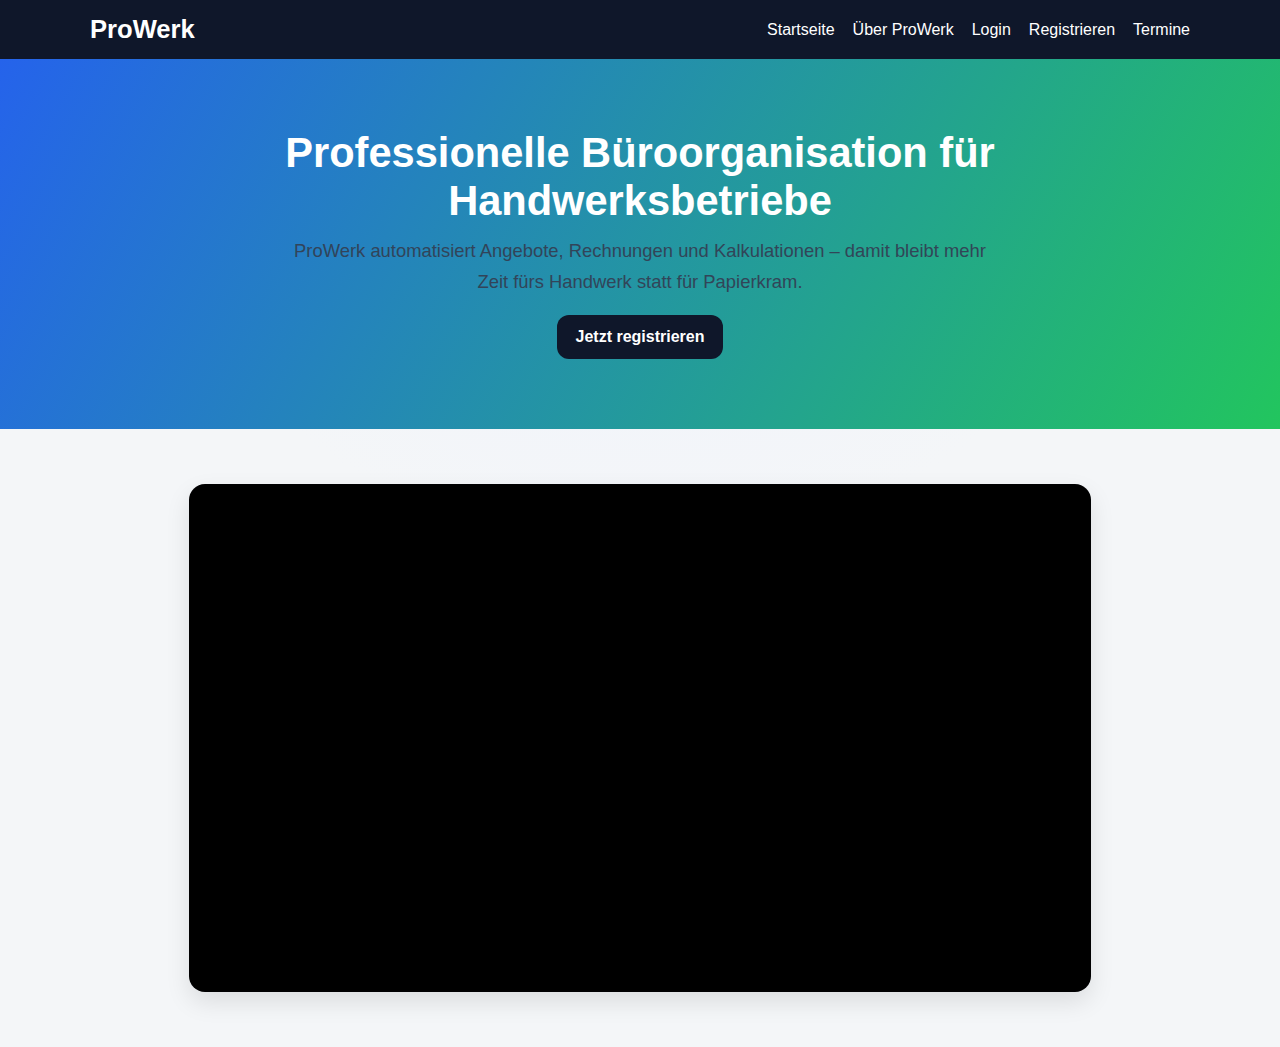
<file: index.html>
<html>
<head>
  <meta charset="UTF-8">
  <meta name="viewport" content="width=device-width, initial-scale=1.0">
  <title>ProWerk – Büroorganisation für Handwerksbetriebe</title>

  <style>
    body {
      margin: 0;
      font-family: Arial, Helvetica, sans-serif;
      background: radial-gradient(circle at top, #eef2ff, #f4f6f8 45%);
      color: #0f172a;
    }


    header {
      background: #0f172a;
      color: #fff;
      padding: 15px 0;
    }

    .nav {
      max-width: 1100px;
      margin: auto;
      display: flex;
      align-items: center;
      justify-content: space-between;
      padding: 0 20px;
      gap: 20px;
    }

    .logo {
      font-size: 1.6rem;
      font-weight: bold;
      white-space: nowrap;
    }

    nav ul {
      list-style: none;
      margin: 0;
      padding: 0;
      display: flex;
      gap: 18px;
      flex-wrap: wrap;
      justify-content: flex-end;
    }

    nav a {
      color: #fff;
      text-decoration: none;
      font-weight: 500;
    }

    nav a:hover {
      text-decoration: underline;
    }

    /* Hero */
    .hero {
      background: linear-gradient(120deg, #2563eb, #22c55e);
      color: white;
      padding: 70px 20px;
      text-align: center;
    }

    .hero-inner {
      max-width: 1000px;
      margin: auto;
    }

    .hero h1 {
      font-size: 2.6rem;
      margin: 0 0 10px;
      line-height: 1.15;
    }

    .hero p {
      font-size: 1.15rem;
      max-width: 70ch;
      margin: 0 auto 18px;
      line-height: 1.7;
      opacity: 0.95;
    }

    .hero-actions {
      display: flex;
      gap: 12px;
      justify-content: center;
      flex-wrap: wrap;
      margin-top: 18px;
    }

    .btn {
      display: inline-block;
      padding: 12px 18px;
      border-radius: 12px;
      font-weight: 700;
      text-decoration: none;
      border: 1px solid transparent;
    }

    .btn-primary {
      background: #0f172a;
      color: white;
    }

    .btn-primary:hover {
      background: #111c36;
    }

    .btn-ghost {
      background: rgba(255,255,255,0.16);
      color: white;
      border-color: rgba(255,255,255,0.35);
    }

    .btn-ghost:hover {
      background: rgba(255,255,255,0.24);
    }

 
    .container {
      max-width: 1000px;
      margin: 55px auto;
      padding: 0 20px;
    }

    h2 {
      color: #0f172a;
      margin: 0 0 10px;
    }

    p {
      line-height: 1.8;
      margin: 0 0 14px;
      color: #334155;
      max-width: 75ch;
    }

    /* Cards */
    .grid {
      display: grid;
      grid-template-columns: repeat(2, minmax(0, 1fr));
      gap: 18px;
      margin-top: 18px;
    }

    .card {
      background: #fff;
      border-radius: 16px;
      padding: 20px;
      box-shadow: 0 10px 25px rgba(0,0,0,0.08);
      border: 1px solid rgba(15,23,42,0.06);
    }

    .card h3 {
      margin: 0 0 8px;
      font-size: 1.15rem;
      color: #0f172a;
    }

   
    .feature-list {
      padding-left: 18px;
      margin: 10px 0 0;
      color: #334155;
    }

    .feature-list li {
      margin: 10px 0;
      line-height: 1.6;
    }

    /* Video */
    .video-wrap {
      margin-top: 8px;
    }

    .video {
      width: 100%;
      max-width: 900px;
      aspect-ratio: 16 / 9;
      border-radius: 16px;
      overflow: hidden;
      margin: 12px auto 0;
      box-shadow: 0 10px 25px rgba(0,0,0,0.10);
      border: 1px solid rgba(15,23,42,0.06);
      background: #000;
    }

    .video iframe,
    .video video {
      width: 100%;
      height: 100%;
      border: 0;
      display: block;
    }

    .hint {
      font-size: 0.95rem;
      color: #475569;
      margin-top: 8px;
    }


    .cta {
      margin-top: 30px;
      padding: 24px;
      border-radius: 18px;
      background: linear-gradient(120deg, rgba(37,99,235,0.12), rgba(34,197,94,0.12));
      border: 1px solid rgba(15,23,42,0.06);
      text-align: center;
    }

    .cta p {
      margin-left: auto;
      margin-right: auto;
    }

 
    footer {
      background: #0f172a;
      color: white;
      text-align: center;
      padding: 20px;
      margin-top: 60px;
    }

    /* Responsive */
    @media (max-width: 850px) {
      .grid { grid-template-columns: 1fr; }
      .hero h1 { font-size: 2.1rem; }
    }
  </style>
</head>

<body>
  <header>
    <div class="nav">
      <div class="logo">ProWerk</div>
      <nav>
        <ul>
          <li><a href="index.html">Startseite</a></li>
          <li><a href="ueber.html">Über ProWerk</a></li>
          <li><a href="login.html">Login</a></li>
          <li><a href="registrieren.html">Registrieren</a></li>
          <li><a href="termine.html">Termine</a></li>
        </ul>
      </nav>
    </div>
  </header>


  <section id="start" class="hero">
    <div class="hero-inner">
      <h1>Professionelle Büroorganisation für Handwerksbetriebe</h1>
      <p>
        ProWerk automatisiert Angebote, Rechnungen und Kalkulationen – damit bleibt mehr Zeit
        fürs Handwerk statt für Papierkram.
      </p>

      <div class="hero-actions">
        <a class="btn btn-primary" href="registrieren.html">Jetzt registrieren</a> 
      </div>
    </div>
  </section>

  
  <section id="pitchvideo" class="container">
    
    <div class="video-wrap">
      <div class="video">
        <!-- OPTION A: YouTube (ersetze VIDEO_ID) -->
        <iframe
          src="https://www.youtube.com/embed/VIDEO_ID"
          title="ProWerk Pitch Video"
          allow="accelerometer; autoplay; clipboard-write; encrypted-media; gyroscope; picture-in-picture"
          allowfullscreen>
        </iframe>

        <!-- OPTION B: Eigene MP4 (wenn du das willst, iframe oben löschen und das hier nehmen)
        <video controls poster="bilder/preview.jpg">
          <source src="video/prowerk-pitch.mp4" type="video/mp4">
          Dein Browser unterstützt kein Video.
        </video>
       
      </div>
    </div>
  </section>


  <section id="funktionen" class="container">
    <h2>Kernfunktionen</h2>

    <div class="grid">
      <div class="card">
        <h3>Alles in einem System</h3>
        <ul class="feature-list">
          <li>Schnelle Angebotserstellung per App & Web</li>
          <li>Automatische Rechnungs- & Kalkulationsmodule</li>
          <li>Zentrale Kundendatenbank mit Cloud-Sync</li>
          <li>Termine & Übersicht an einem Ort</li>
        </ul>
      </div>

      <div class="card">
        <h3>Vorteile für Handwerksbetriebe</h3>
        <ul class="feature-list">
          <li>Weniger Bürozeit & weniger Fehler</li>
          <li>Mehr Überblick über Kunden und Aufträge</li>
          <li>Dokumente digital – überall verfügbar</li>
          <li>Export- & Offline-Funktionen</li>
        </ul>
      </div>
    </div>

    <div class="cta">
      <h2>Bereit für weniger Büroarbeit?</h2>
      <p>Starte jetzt mit ProWerk und konzentriere dich auf dein Kerngeschäft.</p>
      <a class="btn btn-primary" href="registrieren.html">Jetzt starten</a>
    </div>
  </section>

  
  <section id="ueber" class="container">
    <h2>Über ProWerk</h2>
    <p>
      Handwerksbetriebe verlieren täglich wertvolle Zeit durch manuelle Büroprozesse und
      unübersichtliche Dokumente. ProWerk ist eine mobile und webbasierte Lösung, die Prozesse
      vereinfacht, Fehler reduziert und Zeit für das Kerngeschäft schafft.
    </p>
    <a class="btn btn-primary" href="ueber.html">Mehr über ProWerk</a>
  </section>

  <footer>
    © 2026 ProWerk – Büroorganisation für Handwerksbetriebe
  </footer>
</body>
</html>
</file>
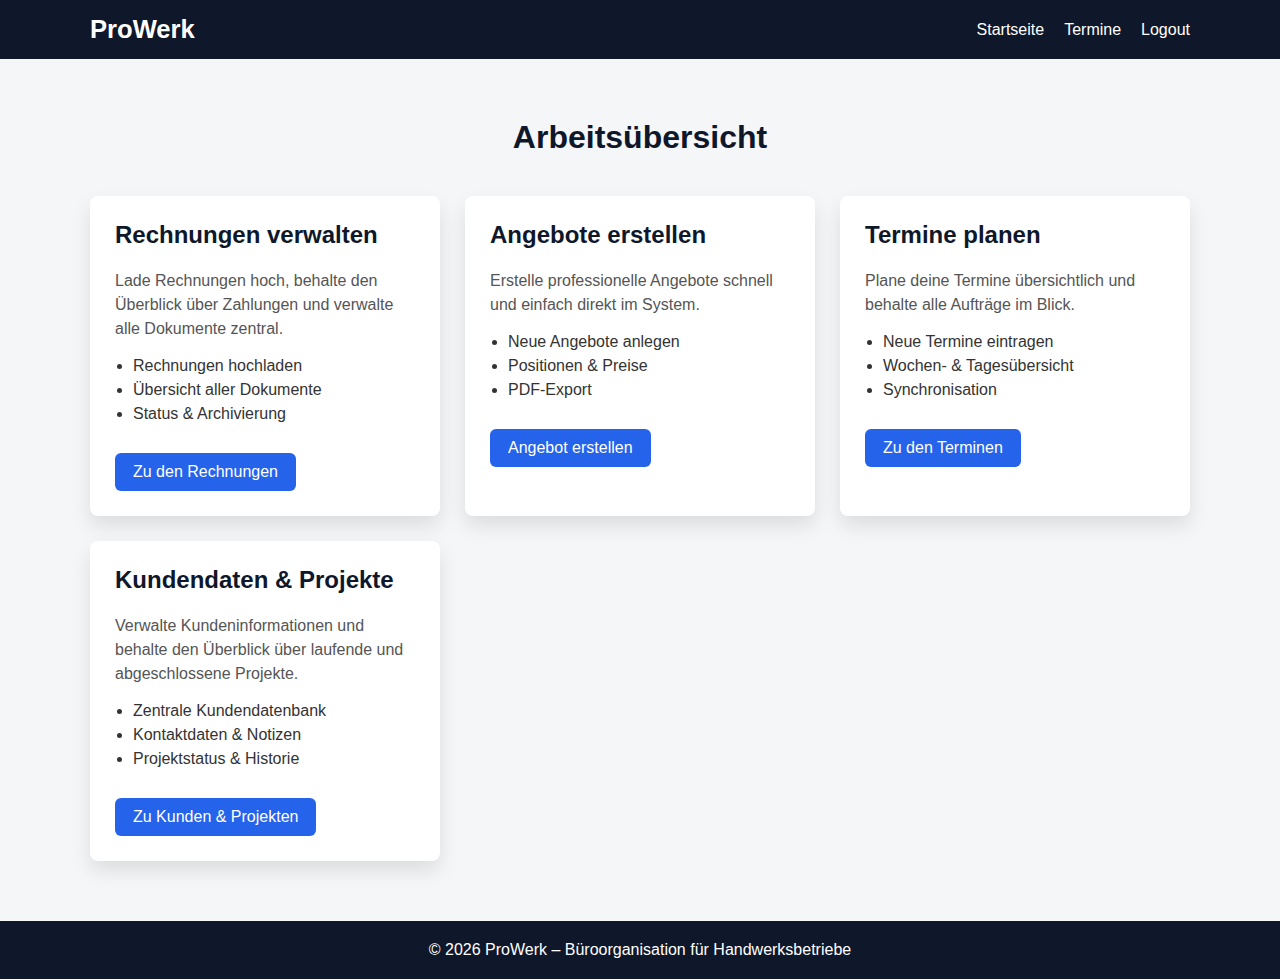
<file: app.html>
<html>
<head>
  <meta charset="UTF-8">
  <meta name="viewport" content="width=device-width, initial-scale=1.0">
  <title>Arbeitsübersicht – ProWerk</title>

  <style>
    body{
      margin:0;
      font-family:Arial, Helvetica, sans-serif;
      background:#f4f6f8;
      color:#333;
    }

    header{
      background:#0f172a;
      color:#fff;
      padding:15px 0;
    }

    .nav{
      max-width:1100px;
      margin:auto;
      display:flex;
      justify-content:space-between;
      align-items:center;
      padding:0 20px;
    }

    .logo{
      font-size:1.6rem;
      font-weight:bold;
    }

    nav ul{
      list-style:none;
      margin:0;
      padding:0;
      display:flex;
      gap:20px;
    }

    nav a{
      color:#fff;
      text-decoration:none;
      font-weight:500;
    }

    nav a:hover{
      text-decoration:underline;
    }

    .container{
      max-width:1100px;
      margin:60px auto;
      padding:0 20px;
    }

    h1{
      color:#0f172a;
      text-align:center;
      margin-bottom:40px;
    }

    .grid{
      display:grid;
      grid-template-columns:repeat(auto-fit, minmax(260px, 1fr));
      gap:25px;
    }

    .card{
      background:#fff;
      border-radius:8px;
      padding:25px;
      box-shadow:0 10px 20px rgba(0,0,0,0.1);
    }

    .card h2{
      margin-top:0;
      color:#0f172a;
    }

    .card p{
      color:#555;
      line-height:1.5;
    }

    .card ul{
      padding-left:18px;
      margin:15px 0;
    }

    .card li{
      margin-bottom:6px;
    }

    .btn{
      display:inline-block;
      margin-top:15px;
      padding:10px 18px;
      background:#2563eb;
      color:#fff;
      text-decoration:none;
      border-radius:6px;
      font-weight:500;
    }

    .btn:hover{
      background:#1e40af;
    }

    footer{
      text-align:center;
      padding:20px 0;
      background:#0f172a;
      color:#fff;
      margin-top:60px;
    }
  </style>
</head>

<body>

<header>
  <div class="nav">
    <div class="logo">ProWerk</div>
    <nav>
      <ul>
        <li><a href="index.html">Startseite</a></li>
        <li><a href="termine.html">Termine</a></li>
        <li><a href="login.html">Logout</a></li>
      </ul>
    </nav>
  </div>
</header>

<div class="container">
  <h1>Arbeitsübersicht</h1>

  <div class="grid">

    <div class="card">
      <h2>Rechnungen verwalten</h2>
      <p>
        Lade Rechnungen hoch, behalte den Überblick über Zahlungen
        und verwalte alle Dokumente zentral.
      </p>
      <ul>
        <li>Rechnungen hochladen</li>
        <li>Übersicht aller Dokumente</li>
        <li>Status & Archivierung</li>
      </ul>
      <a href="#" class="btn">Zu den Rechnungen</a>
    </div>

  
    <div class="card">
      <h2>Angebote erstellen</h2>
      <p>
        Erstelle professionelle Angebote schnell und einfach
        direkt im System.
      </p>
      <ul>
        <li>Neue Angebote anlegen</li>
        <li>Positionen & Preise</li>
        <li>PDF-Export</li>
      </ul>
      <a href="#" class="btn">Angebot erstellen</a>
    </div>

 
    <div class="card">
      <h2>Termine planen</h2>
      <p>
        Plane deine Termine übersichtlich und behalte alle
        Aufträge im Blick.
      </p>
      <ul>
        <li>Neue Termine eintragen</li>
        <li>Wochen- & Tagesübersicht</li>
        <li>Synchronisation</li>
      </ul>
      <a href="#" class="btn">Zu den Terminen</a>
    </div>

<div class="card">
  <h2>Kundendaten & Projekte</h2>
  <p>
    Verwalte Kundeninformationen und behalte den Überblick
    über laufende und abgeschlossene Projekte.
  </p>
  <ul>
    <li>Zentrale Kundendatenbank</li>
    <li>Kontaktdaten & Notizen</li>
    <li>Projektstatus & Historie</li>
  </ul>
  <a href="#" class="btn">Zu Kunden & Projekten</a>
</div>

  </div>
</div>

<footer>
  © 2026 ProWerk – Büroorganisation für Handwerksbetriebe
</footer>

</body>
</html>
</file>
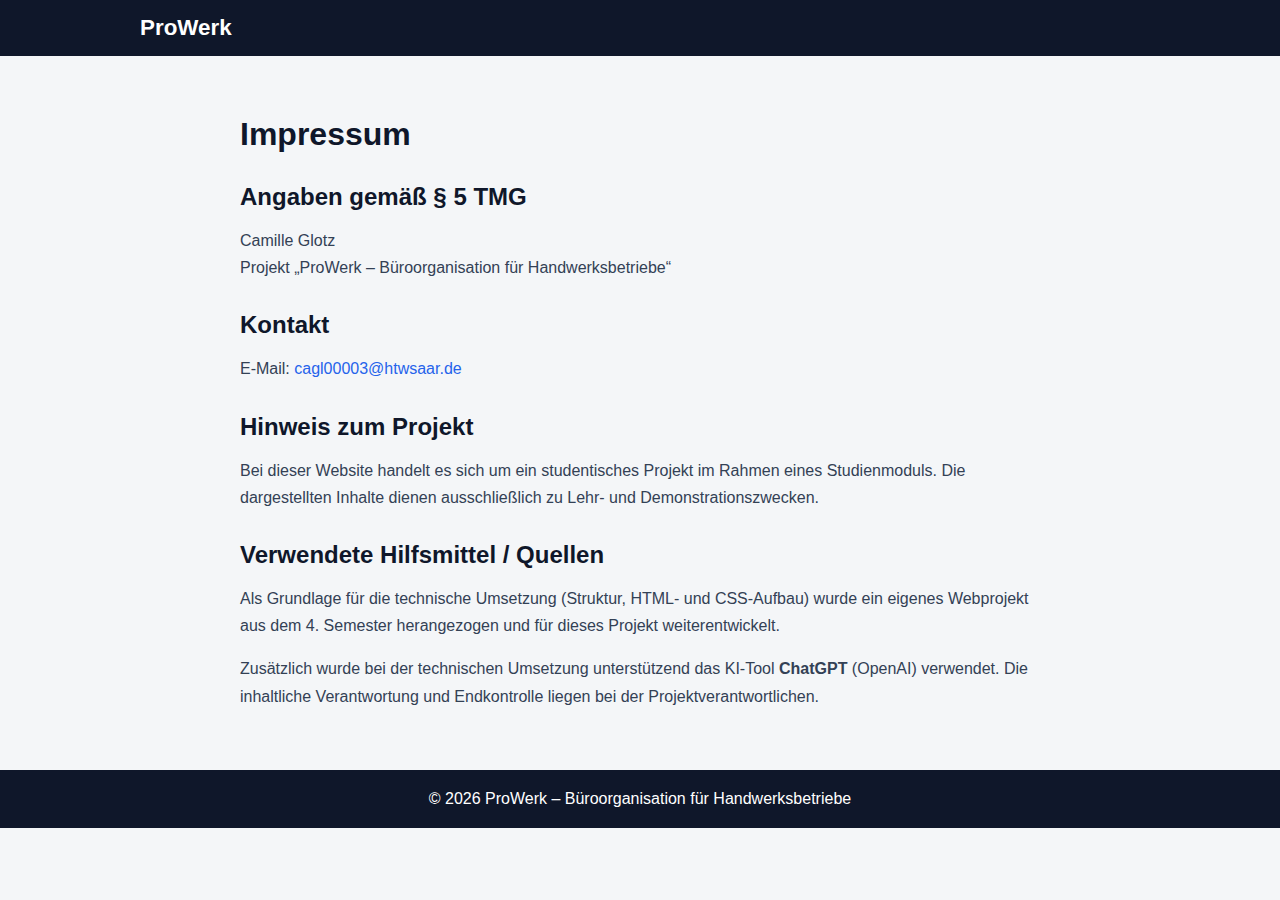
<file: impressum.html>
<head>
  <meta charset="UTF-8">
  <meta name="viewport" content="width=device-width, initial-scale=1.0">
  <title>Impressum – ProWerk</title>

  <style>
    body {
      margin: 0;
      font-family: Arial, Helvetica, sans-serif;
      background: #f4f6f8;
      color: #0f172a;
    }

    header {
      background: #0f172a;
      color: white;
      padding: 15px 0;
    }

    .nav {
      max-width: 1000px;
      margin: auto;
      padding: 0 20px;
      font-size: 1.4rem;
      font-weight: bold;
    }

    .container {
      max-width: 800px;
      margin: 60px auto;
      padding: 0 20px;
    }

    h1 {
      margin-bottom: 20px;
    }

    h2 {
      margin-top: 30px;
      margin-bottom: 10px;
    }

    p {
      line-height: 1.7;
      color: #334155;
    }

    footer {
      background: #0f172a;
      color: white;
      text-align: center;
      padding: 20px;
      margin-top: 60px;
    }

    a {
      color: #2563eb;
      text-decoration: none;
    }

    a:hover {
      text-decoration: underline;
    }
  </style>
</head>

<body>

<header>
  <div class="nav">ProWerk</div>
</header>

<main class="container">
  <h1>Impressum</h1>

  <h2>Angaben gemäß § 5 TMG</h2>
  <p>
    Camille Glotz<br>
    Projekt „ProWerk – Büroorganisation für Handwerksbetriebe“<br>
  </p>

  <h2>Kontakt</h2>
  <p>
    E-Mail: <a href="mailto:cagl00003@htwsaar.de"> cagl00003@htwsaar.de </a>
  </p>

  <h2>Hinweis zum Projekt</h2>
  <p>
    Bei dieser Website handelt es sich um ein studentisches Projekt im Rahmen eines Studienmoduls.
    Die dargestellten Inhalte dienen ausschließlich zu Lehr- und Demonstrationszwecken.
  </p>

  <h2>Verwendete Hilfsmittel / Quellen</h2>
  <p>
    Als Grundlage für die technische Umsetzung (Struktur, HTML- und CSS-Aufbau) wurde ein eigenes
    Webprojekt aus dem 4. Semester herangezogen und für dieses Projekt weiterentwickelt.
  </p>
  <p>
    Zusätzlich wurde bei der technischen Umsetzung 
    unterstützend das KI-Tool <strong>ChatGPT</strong> (OpenAI) verwendet.
    Die inhaltliche Verantwortung und Endkontrolle liegen bei der Projektverantwortlichen.
  </p>

</main>

<footer>
  © 2026 ProWerk – Büroorganisation für Handwerksbetriebe
</footer>

</body>
</html>
</file>
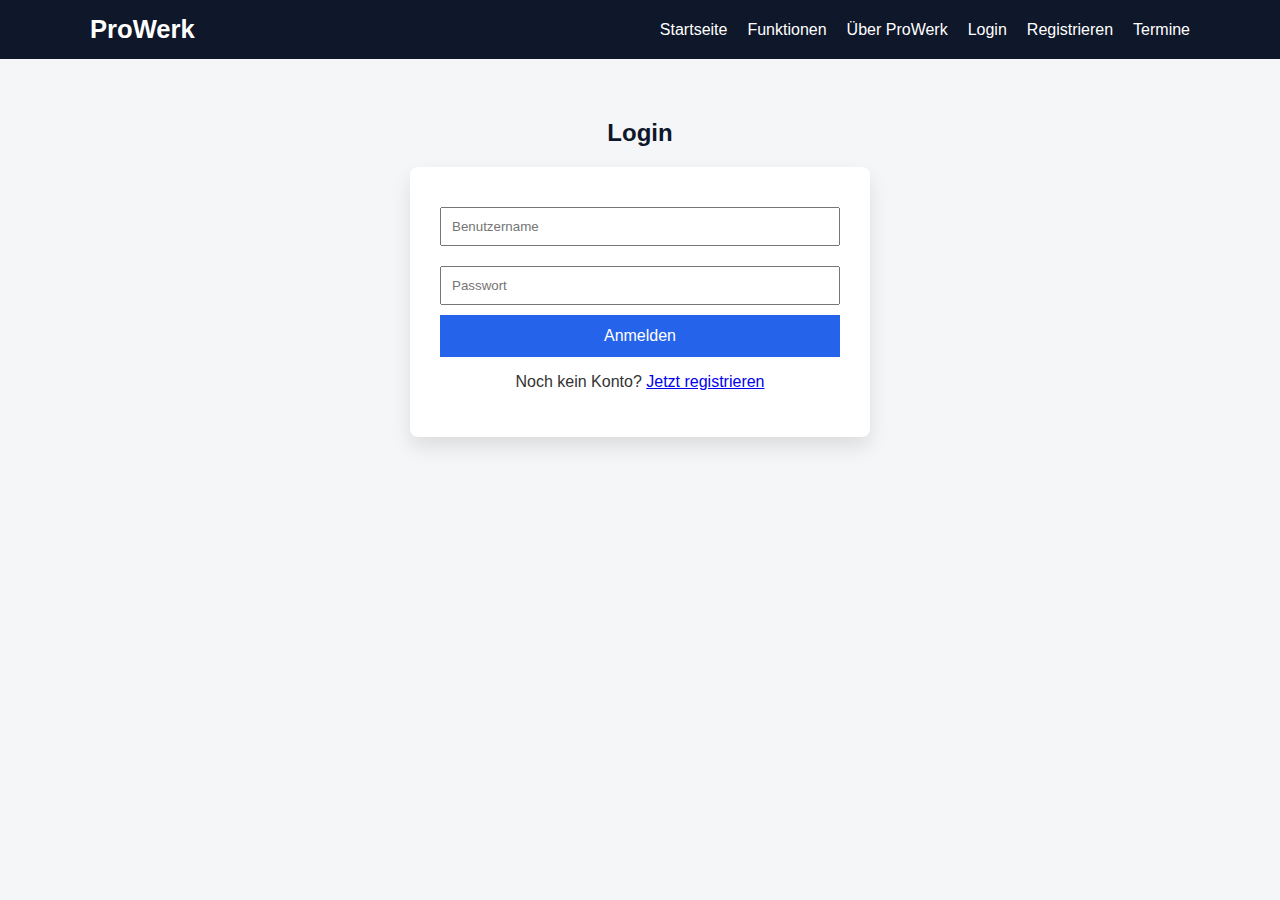
<file: login.html>
<html>
  <head>
    <meta charset="UTF-8">
    <meta name="viewpoint" content="width-device-width, intial-scale=1.0">
    <title>ProWerk - Büroorganisation für handwerksbetriebe</title>

  <style>
    body {
      margin: 0;
      font-family: Arial, Helvetica, sans-serif;
      background: #f4f6f8;
      color: #333;
     }
header {
  background: #0f172a;
  color: #fff;
  padding: 15px 0;
  }

.nav {
  max-width: 1100px;
  margin: auto;
  display: flex;
  align-items: center;
  justify-content: space-between;
  padding: 0 20px;
  }

.logo {
  font-size: 1.6rem;
  font-weight: bold;
  }

nav ul {
  list-style: none;
  margin: 0;
  padding: 0;
  display: flex;
  gap: 20px;
  }

nav a {
  color: #fff;
  text-decoration: none;
  font-weight: 500;
  }

nav a:hover {
    text-decoration: underline;
  }

/*hero*/
  .hero {
  background: linear-gradient(120deg, #2563eb, #22c55e);
  color: white;
  padding: 70px 20px;
  text-aglin: center;
  }

 .hero h1 {
   font-size: 2.8rem;
   margin-bottom: 10px;
   }

  .hero p {
    font-size: 1.2rem;
    max-width: 700px;
    margin: auto;
    }

  /*sections*/
    section {
    max-width: 1000px;
    margin: 60px auto;
    padding: 0 20px;
    }

  h2 {
    color: #0f172a;
    }

  ul {
    padding-left: 20px;
    }

/*login*/
  .login-box {
  max-width: 400px;
  background: white;
  padding: 30px;
  margin: auto;
  border-radius: 8px;
  box-shadow: 0 10px 20px rgba(0,0,0,0.1);
}

.login-box form {
  display: flex;
  flex-direction: column;
}
  input {
    width: 100%;
    padding: 10px;
    margin: 10px 0;
    }

  button {
    width: 100%;
    padding: 12px;
    background: #2563eb;
    border: none;
    color: white;
    font-size: 1rem;
    cursor: pointer;
    }

  button:hover {
    background: #1e40af;
    }
    
  footer {
    background: #0f172a;
    color: white;
    text-aglin: center;
    padding: 20px;
    }
#termine {
    max-width:1000px;
    margith: 60px auto;
    padding:0 20px;
    }

    
  </style>
  </head>
  
  <body>
   <header>

  <div class="nav">
  <div class="logo">ProWerk</div>
    <nav>
      <ul>
        <li><a href="index.html">Startseite</a></li>
        <li><a href="funktionen.html">Funktionen</a></li>
        <li><a href="ueber.html">Über ProWerk</a></li>
        <li><a href="login.html">Login</a></li>
        <li><a href="registrieren.html">Registrieren</a></li>
        <li><a href="termine.html">Termine</a></li>
      </ul>
    </nav>
  </div>
   </header> 


<section id="login">
  <h2 style="text-align:center">Login</h2>

  <div class="login-box">
    <form>
      <input type="text" placeholder="Benutzername">
      <input type="password" placeholder="Passwort">
      <button type="submit">Anmelden</button>
    </form>

    <p style="text-align:center; margin-top:15px;">
      Noch kein Konto?
      <a href="registrieren.html">Jetzt registrieren</a>
    </p>
  </div>
</section>

    
  </body>
</html>
</file>
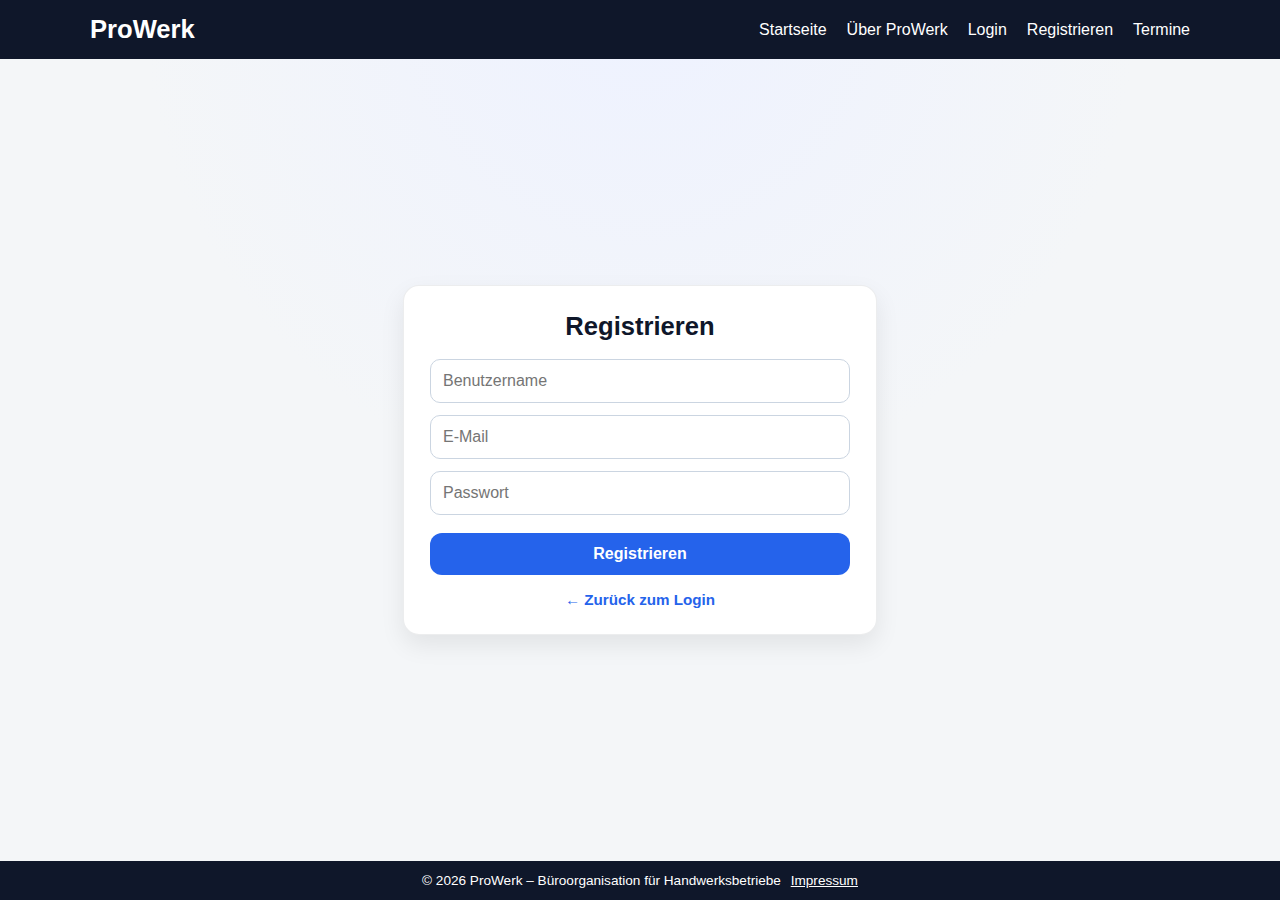
<file: registrieren.html>
<html lang="de">
<head>
  <meta charset="UTF-8" />
  <meta name="viewport" content="width=device-width, initial-scale=1.0" />
  <title>Registrieren – ProWerk</title>

  <style>
    body{
      margin:0;
      font-family: Arial, Helvetica, sans-serif;
      background: radial-gradient(circle at top, #eef2ff, #f4f6f8 45%);
      color:#0f172a;

      min-height:100vh;
      display:flex;
      flex-direction:column;
    }

    header{
      background:#0f172a;
      color:#fff;
      padding:15px 0;
    }

    .nav{
      max-width:1100px;
      margin:0 auto;
      display:flex;
      align-items:center;
      justify-content:space-between;
      padding:0 20px;
      gap:20px;
    }

    .logo{
      font-size:1.6rem;
      font-weight:bold;
      white-space:nowrap;
    }

    nav ul{
      list-style:none;
      margin:0;
      padding:0;
      display:flex;
      gap:20px;
      flex-wrap:wrap;
      justify-content:flex-end;
    }

    nav a{
      color:#fff;
      text-decoration:none;
      font-weight:500;
    }

    nav a:hover{ text-decoration:underline; }

    /* MAIN */
    main{
      flex:1;
      display:flex;
      align-items:center;
      justify-content:center;
      padding:40px 20px;
    }

    .register-box{
      width:100%;
      max-width:420px;
      background:#fff;
      padding:26px;
      border-radius:16px;
      border:1px solid rgba(15,23,42,0.08);
      box-shadow:0 10px 25px rgba(0,0,0,0.08);
      text-align:center;
    }

    .register-box h2{
      margin:0 0 18px;
      color:#0f172a;
      font-size:1.6rem;
    }

    .register-box form{
      display:flex;
      flex-direction:column;
      gap:12px;
    }

    .register-box input{
      width:100%;
      padding:12px 12px;
      border:1px solid #cbd5e1;
      border-radius:10px;
      font-size:1rem;
      outline:none;
      box-sizing:border-box;
    }

    .register-box input:focus{
      border-color:#2563eb;
      box-shadow:0 0 0 3px rgba(37,99,235,0.15);
    }

    .register-box button{
      width:100%;
      padding:12px;
      margin-top:6px;
      background:#2563eb;
      border:none;
      color:#fff;
      font-weight:700;
      font-size:1rem;
      border-radius:12px;
      cursor:pointer;
    }

    .register-box button:hover{
      background:#1e40af;
    }

    .back{
      margin-top:14px;
      font-size:0.95rem;
      color:#334155;
    }

    .back a{
      color:#2563eb;
      text-decoration:none;
      font-weight:600;
    }

    .back a:hover{
      text-decoration:underline;
    }

    footer{
      background:#0f172a;
      color:#fff;
      text-align:center;
      padding:12px 10px;
      font-size:0.85rem;
    }

    footer a{
      color:#fff;
      text-decoration:underline;
      margin-left:6px;
    }
  </style>
</head>

<body>
  <header>
    <div class="nav">
      <div class="logo">ProWerk</div>
      <nav>
        <ul>
          <li><a href="index.html">Startseite</a></li>
          <li><a href="ueber.html">Über ProWerk</a></li>
          <li><a href="login.html">Login</a></li>
          <li><a href="registrieren.html">Registrieren</a></li>
          <li><a href="termine.html">Termine</a></li>
        </ul>
      </nav>
    </div>
  </header>

  <main>
    <div class="register-box">
      <h2>Registrieren</h2>

      <form>
        <input type="text" placeholder="Benutzername" required>
        <input type="email" placeholder="E-Mail" required>
        <input type="password" placeholder="Passwort" required>
        <button type="submit">Registrieren</button>
      </form>

      <div class="back">
        <a href="login.html">← Zurück zum Login</a>
      </div>
    </div>
  </main>

  <footer>
    © 2026 ProWerk – Büroorganisation für Handwerksbetriebe
    <a href="impressum.html">Impressum</a>
  </footer>
</body>
</html>
</file>
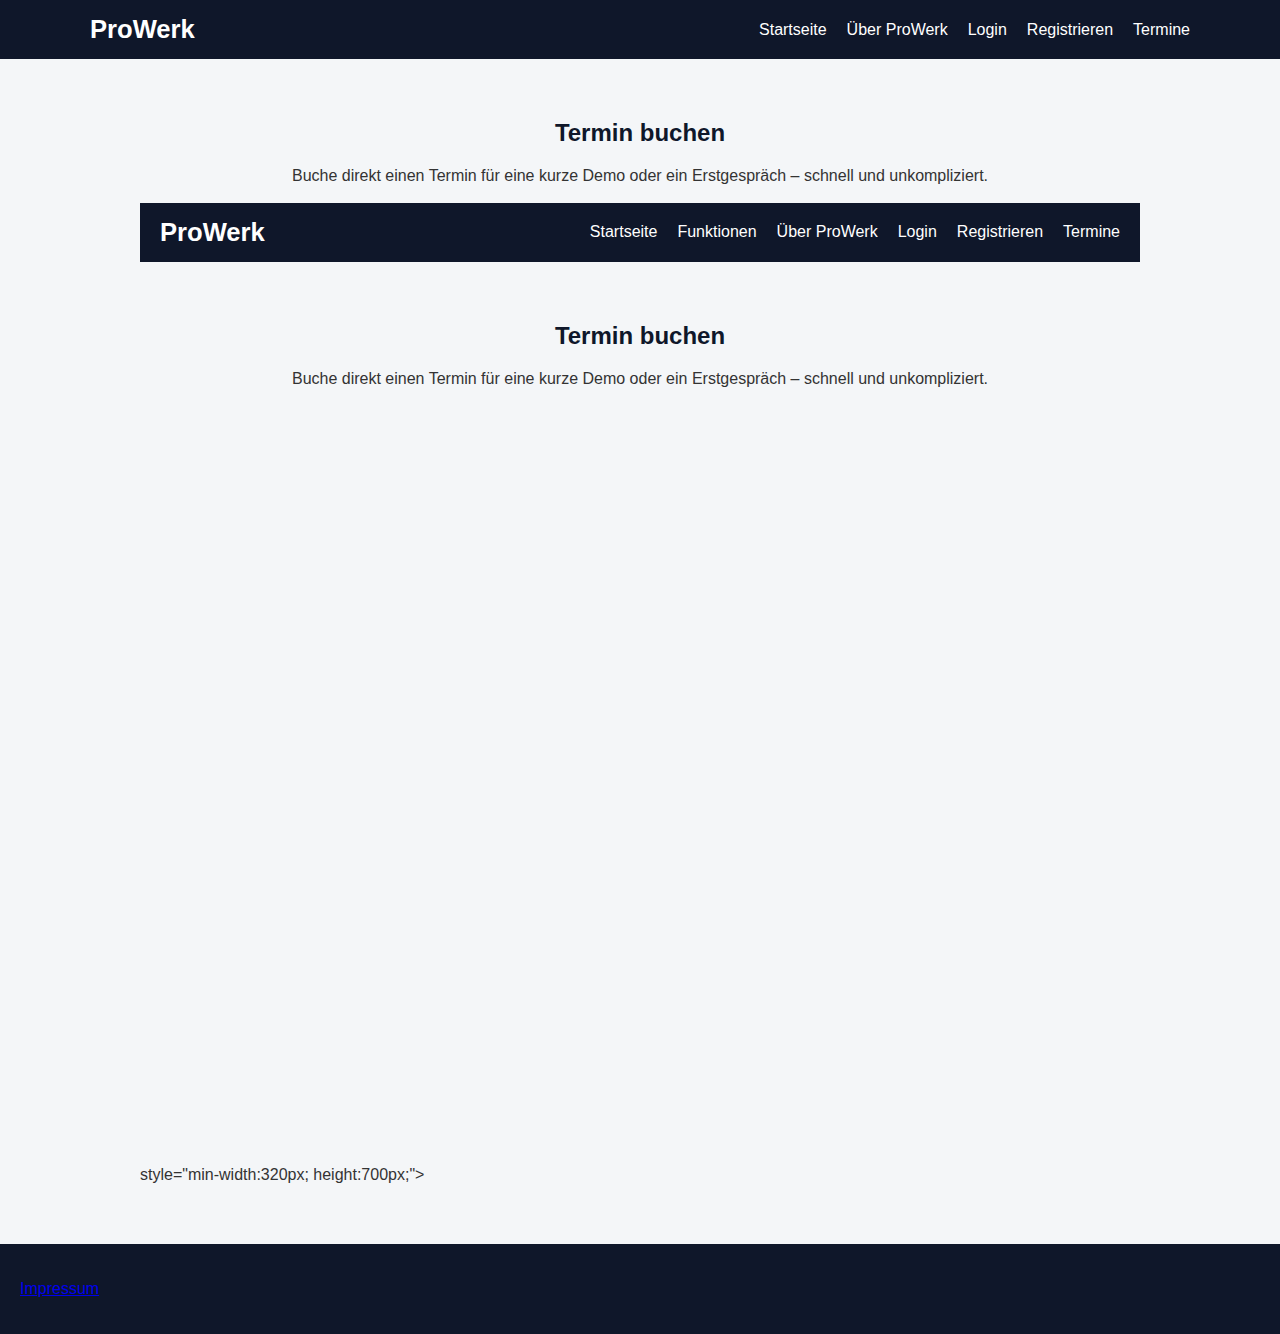
<file: termine.html>
<html>
  <head>
    <meta charset="UTF-8">
    <meta name="viewpoint" content="width-device-width, intial-scale=1.0">
    <title>ProWerk - Büroorganisation für handwerksbetriebe</title>

  <style>
    body {
      margin: 0;
      font-family: Arial, Helvetica, sans-serif;
      background: #f4f6f8;
      color: #333;
     }
header {
  background: #0f172a;
  color: #fff;
  padding: 15px 0;
  }

.nav {
  max-width: 1100px;
  margin: auto;
  display: flex;
  align-items: center;
  justify-content: space-between;
  padding: 0 20px;
  }

.logo {
  font-size: 1.6rem;
  font-weight: bold;
  }

nav ul {
  list-style: none;
  margin: 0;
  padding: 0;
  display: flex;
  gap: 20px;
  }

nav a {
  color: #fff;
  text-decoration: none;
  font-weight: 500;
  }

nav a:hover {
    text-decoration: underline;
  }


  .hero {
  background: linear-gradient(120deg, #2563eb, #22c55e);
  color: white;
  padding: 70px 20px;
  text-aglin: center;
  }

 .hero h1 {
   font-size: 2.8rem;
   margin-bottom: 10px;
   }

  .hero p {
    font-size: 1.2rem;
    max-width: 700px;
    margin: auto;
    }


    section {
    max-width: 1000px;
    margin: 60px auto;
    padding: 0 20px;
    }

  h2 {
    color: #0f172a;
    }

  ul {
    padding-left: 20px;
    }


  .login-box {
  max-width: 400px;
  background: white;
  padding: 30px;
  margin: auto;
  border-radius: 8px;
  box-shadow: 0 10px 20px rgba(0,0,0,0,1);
  }

  input {
    widht: 100%;
    padding: 10px;
    margin: 10px 0;
    }

  button {
    widht: 100%;
    padding: 12px;
    background: #2563eb;
    border: none;
    color: white;
    font-size: 1rem;
    cursor: pointer;
    }

  button:hover {
    background: #1e40af;
    }
    
  footer {
    background: #0f172a;
    color: white;
    text-aglin: center;
    padding: 20px;
    }
#termine {
    max-widht:1000px;
    margith: 60px auto;
    padding:0 20px;
    }

    
  </style>
  </head>
  
  <body>
   <header>

  <div class="nav">
  <div class="logo">ProWerk</div>
    <nav>
      <ul>
        <li><a href="index.html">Startseite</a></li>
        <li><a href="ueber.html">Über ProWerk</a></li>
        <li><a href="login.html">Login</a></li>
        <li><a href="registrieren.html">Registrieren</a></li>
        <li><a href="termine.html">Termine</a></li>
      </ul>
    </nav>
  </div>
   </header> 


    <section id="termine">
  <h2 style="text-align:center">Termin buchen</h2>
  <p style="text-align:center; max-width:700px; margin:0 auto 18px;">
    Buche direkt einen Termin für eine kurze Demo oder ein Erstgespräch – schnell und unkompliziert.
  </p>

  <! Calendly Inline-Widget >
  <div class="calendly-inline-widget"
       </style>
  </head>
  
  <body>
   <header>

  <div class="nav">
  <div class="logo">ProWerk</div>
    <nav>
      <ul>
        <li><a href="index.html">Startseite</a></li>
        <li><a href="funktionen.html">Funktionen</a></li>
        <li><a href="ueber.html">Über ProWerk</a></li>
        <li><a href="login.html">Login</a></li>
        <li><a href="registrieren.html">Registrieren</a></li>
        <li><a href="termine.html">Termine</a></li>
      </ul>
    </nav>
  </div>
   </header> 

<! Calendly>
    <section id="termine">
  <h2 style="text-align:center">Termin buchen</h2>
  <p style="text-align:center; max-width:700px; margin:0 auto 18px;">
    Buche direkt einen Termin für eine kurze Demo oder ein Erstgespräch – schnell und unkompliziert.
  </p>

  <! Calendly Inline-Widget >
  <div class="calendly-inline-widget"
       https://calendly.com/cagl00003-htwsaar/prowerk-beratungstermin
       style="min-width:320px; height:700px;">
  </div>

  <! Calendly Script >
  <script type="text/javascript" src="https://assets.calendly.com/assets/external/widget.js" async></script>
  </section>
    
  </body>
</html>
       style="min-width:320px; height:700px;">
  </div>

  <! Calendly Script >
  <script type="text/javascript" src="https://assets.calendly.com/assets/external/widget.js" async></script>
  </section>
    
  </body>
  
  <footer>
  <p><a href="impressum.html">Impressum</a></p>
</footer>
  
</html>
</file>
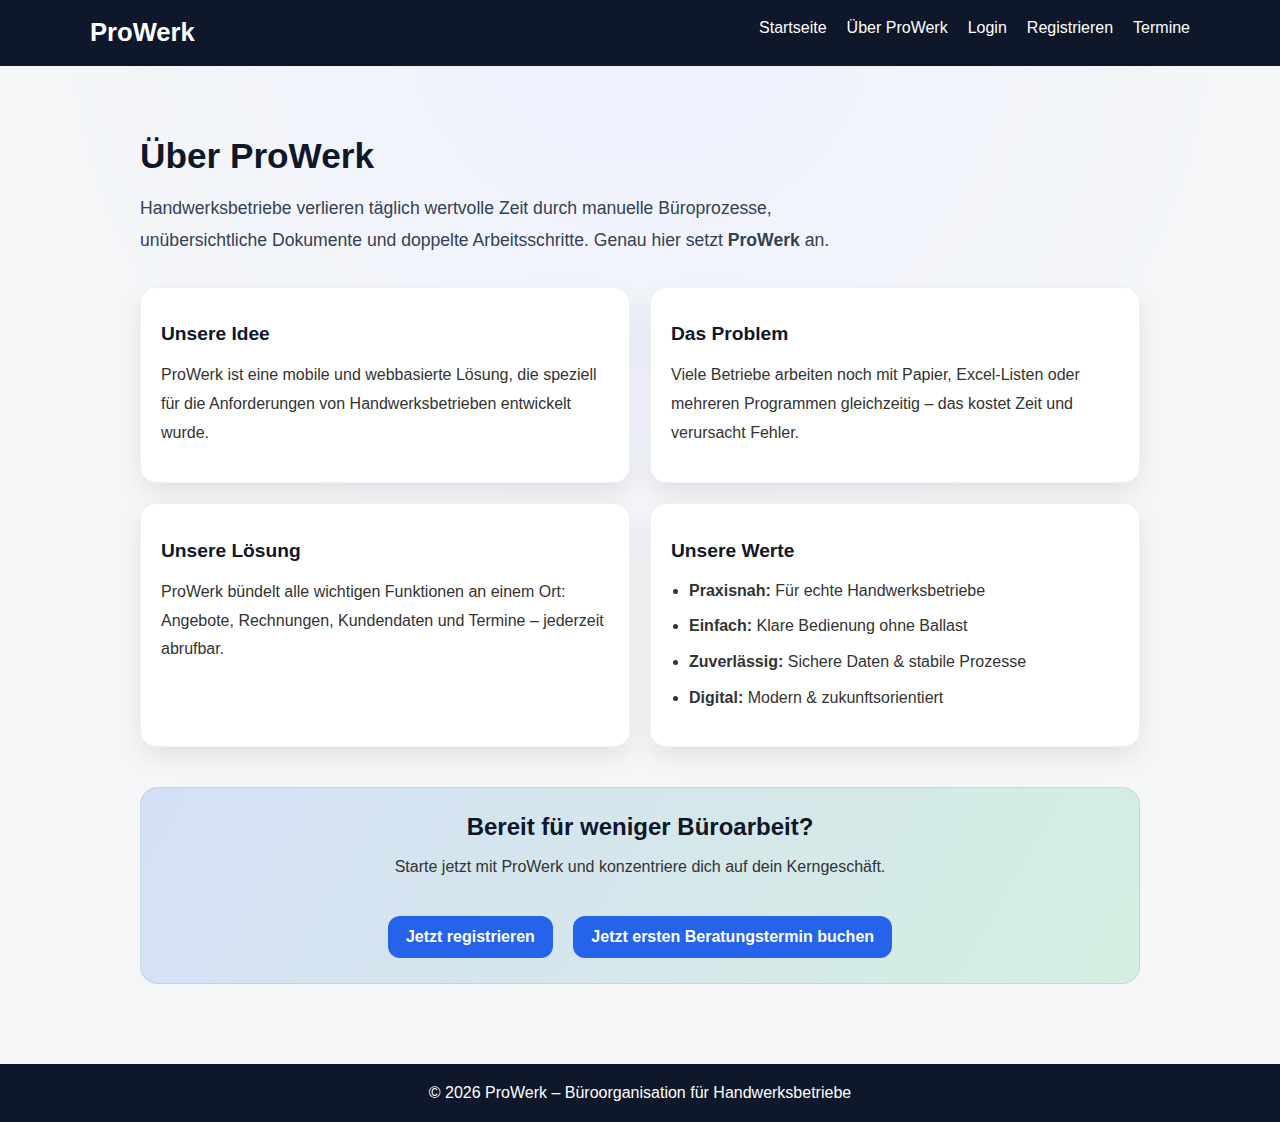
<file: ueber.html>
<html>
<html lang="de">
<head>
  <meta charset="UTF-8">
  <meta name="viewport" content="width=device-width, initial-scale=1.0">
  <title>Über ProWerk – Büroorganisation für Handwerksbetriebe</title>

  <style>
    body {
      margin: 0;
      font-family: Arial, Helvetica, sans-serif;
      background: radial-gradient(circle at top, #eef2ff, #f4f6f8 45%);
      color: #333;
    }

    /* Header */
    header {
      background: #0f172a;
      color: #fff;
      padding: 15px 0;
    }

    .nav {
      max-width: 1100px;
      margin: auto;
      display: flex;
      align-items: center;
      justify-content: space-between;
      padding: 0 20px;
    }

    .logo {
      font-size: 1.6rem;
      font-weight: bold;
    }

    nav ul {
      list-style: none;
      margin: 0;
      padding: 0;
      display: flex;
      gap: 20px;
    }

    nav a {
      color: #fff;
      text-decoration: none;
      font-weight: 500;
    }

    nav a:hover {
      text-decoration: underline;
    }

    /* Seite */
    .page {
      max-width: 1000px;
      margin: 70px auto;
      padding: 0 20px;
    }

    h1 {
      font-size: 2.2rem;
      margin-bottom: 10px;
      color: #0f172a;
    }

    h2 {
      color: #0f172a;
      margin-bottom: 8px;
    }

    p {
      line-height: 1.8;
      margin-bottom: 14px;
      max-width: 75ch;
    }

    .lead {
      font-size: 1.1rem;
      color: #334155;
      margin-bottom: 30px;
    }

    /* Cards */
    .cards {
      display: grid;
      grid-template-columns: repeat(2, 1fr);
      gap: 20px;
      margin-top: 30px;
    }

    .card {
      background: white;
      border-radius: 16px;
      padding: 20px;
      box-shadow: 0 10px 25px rgba(0,0,0,0.08);
      border: 1px solid rgba(15,23,42,0.06);
    }

    .card h2 {
      font-size: 1.2rem;
    }

    ul {
      padding-left: 18px;
    }

    li {
      margin-bottom: 10px;
      line-height: 1.6;
    }

    /* Call to Action */
    .cta {
      margin-top: 40px;
      padding: 25px;
      border-radius: 18px;
      background: linear-gradient(120deg, rgba(37,99,235,0.15), rgba(34,197,94,0.15));
      border: 1px solid rgba(15,23,42,0.08);
      text-align: center;
    }

    .cta h2 {
      margin-top: 0;
    }

    .btn {
      display: inline-block;
      margin: 12px 8px 0;
      padding: 12px 18px;
      background: #2563eb;
      color: white;
      text-decoration: none;
      border-radius: 12px;
      font-weight: 600;
    }

    .btn:hover {
      background: #1e40af;
    }

    .btn-outline {
      background: white;
      color: #2563eb;
      border: 1px solid rgba(37,99,235,0.4);
    }

    .btn-outline:hover {
      background: rgba(37,99,235,0.08);
    }

    /* Responsive */
    @media (max-width: 800px) {
      .cards {
        grid-template-columns: 1fr;
      }
    }

    /* Footer */
    footer {
      background: #0f172a;
      color: white;
      text-align: center;
      padding: 20px;
      margin-top: 80px;
    }

  .cta p {
  max-width: 100%;
  margin: 12px auto 22px;
  text-align: center;
}
  </style>
</head>

<body>

<header>
  <div class="nav">
    <div class="logo">ProWerk</div>
    <nav>
      <ul>
        <li><a href="index.html">Startseite</a></li>
        <li><a href="ueber.html">Über ProWerk</a></li>
        <li><a href="login.html">Login</a></li>
        <li><a href="registrieren.html">Registrieren</a></li>
        <li><a href="termine.html">Termine</a></li>
      </ul>
    </nav>
  </div>
</header>

<main class="page">
  <h1>Über ProWerk</h1>
  <p class="lead">
    Handwerksbetriebe verlieren täglich wertvolle Zeit durch manuelle Büroprozesse,
    unübersichtliche Dokumente und doppelte Arbeitsschritte.
    Genau hier setzt <strong>ProWerk</strong> an.
  </p>

  <div class="cards">
    <div class="card">
      <h2>Unsere Idee</h2>
      <p>
        ProWerk ist eine mobile und webbasierte Lösung, die speziell für die Anforderungen
        von Handwerksbetrieben entwickelt wurde.
      </p>
    </div>

    <div class="card">
      <h2>Das Problem</h2>
      <p>
        Viele Betriebe arbeiten noch mit Papier, Excel-Listen oder mehreren Programmen
        gleichzeitig – das kostet Zeit und verursacht Fehler.
      </p>
    </div>

    <div class="card">
      <h2>Unsere Lösung</h2>
      <p>
        ProWerk bündelt alle wichtigen Funktionen an einem Ort:
        Angebote, Rechnungen, Kundendaten und Termine – jederzeit abrufbar.
      </p>
    </div>

    <div class="card">
      <h2>Unsere Werte</h2>
      <ul>
        <li><strong>Praxisnah:</strong> Für echte Handwerksbetriebe</li>
        <li><strong>Einfach:</strong> Klare Bedienung ohne Ballast</li>
        <li><strong>Zuverlässig:</strong> Sichere Daten & stabile Prozesse</li>
        <li><strong>Digital:</strong> Modern & zukunftsorientiert</li>
      </ul>
    </div>
  </div>

  <div class="cta">
    <h2>Bereit für weniger Büroarbeit?</h2>
    <p>Starte jetzt mit ProWerk und konzentriere dich auf dein Kerngeschäft.</p>
    <a href="registrieren.html" class="btn">Jetzt registrieren</a>
    <a href="termine.html" class="btn btn-secondary">
      Jetzt ersten Beratungstermin buchen
    </a>
  </div>
</main>

<footer>
  © 2026 ProWerk – Büroorganisation für Handwerksbetriebe
</footer>

</body>
</html>
</file>
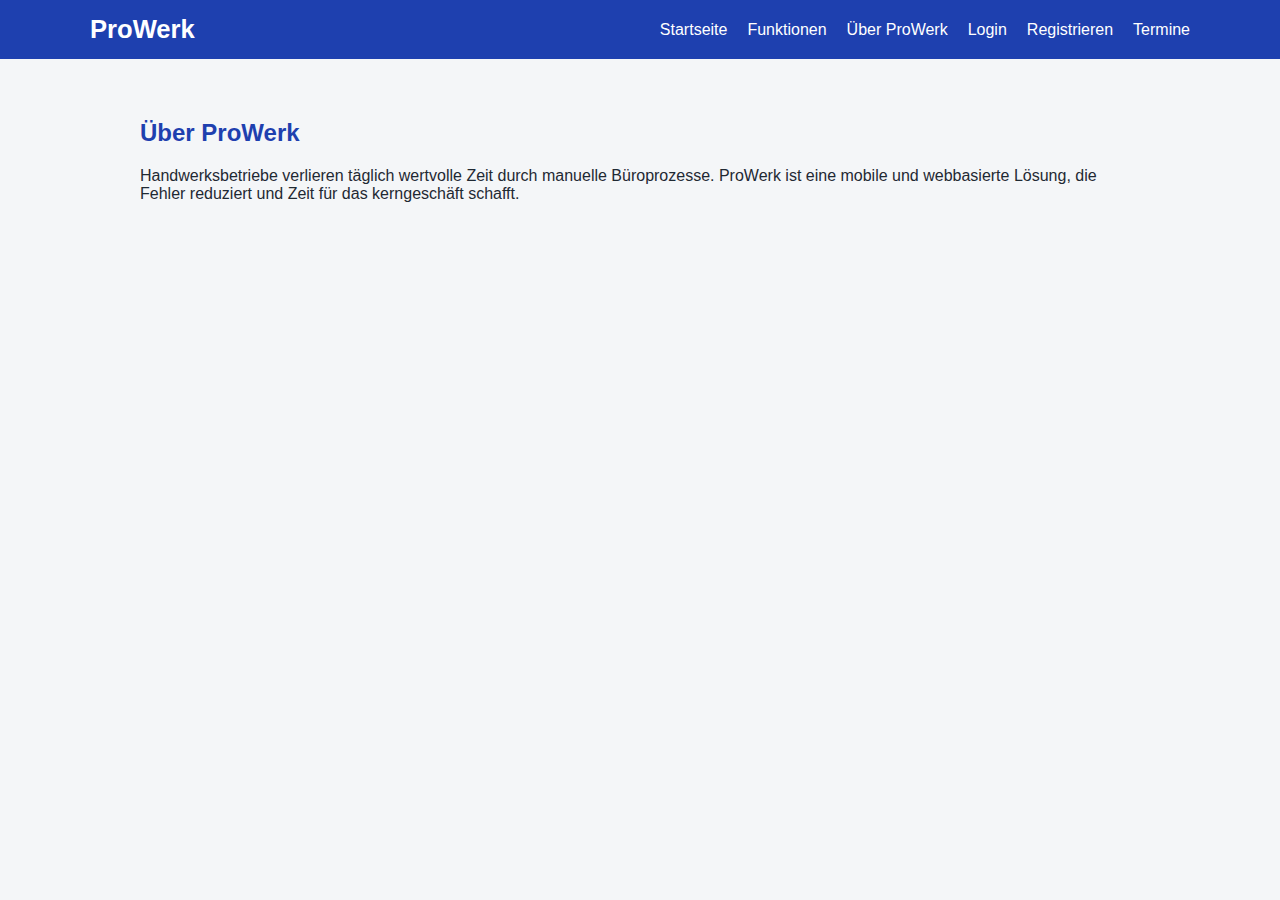
<file: über.html>
<html> 
<head>
  <meta charset="UTF-8">
  <meta name="viewport" content="width=device-width, initial-scale=1.0">
  <title>ProWerk – Seite</title>

  <style>
  /* Grundlayout */
  body {
    margin: 0;
    font-family: Arial, Helvetica, sans-serif;
    background: #f4f6f8;
    color: #1f2933;
  }

  /* Header & Navigation */
  header {
    background: #1e40af; /* Blau */
    color: white;
    padding: 15px 0;
  }

  .nav {
    max-width: 1100px;
    margin: auto;
    display: flex;
    justify-content: space-between;
    align-items: center;
    padding: 0 20px;
  }

  .logo {
    font-size: 1.6rem;
    font-weight: bold;
  }

  nav ul {
    list-style: none;
    display: flex;
    gap: 20px;
    margin: 0;
    padding: 0;
  }

  nav a {
    color: white;
    text-decoration: none;
    font-weight: 500;
  }

  nav a:hover {
    color: #f97316; /* Orange */
    text-decoration: underline;
  }

  /* Inhalte */
  section {
    max-width: 1000px;
    margin: 60px auto;
    padding: 0 20px;
  }

  h1, h2 {
    color: #1e40af;
  }

  /* Hero-Bereich (nur Startseite) */
  .hero {
    background: linear-gradient(120deg, #1e40af, #f97316);
    color: white;
    padding: 80px 20px;
    text-align: center;
  }

  .hero h1 {
    color: white;
  }

  /* Boxen (Login / Registrieren) */
  .box {
    background: white;
    padding: 30px;
    width: 350px;
    border-radius: 8px;
    box-shadow: 0 10px 20px rgba(0,0,0,0.1);
  }

  input {
    width: 100%;
    padding: 10px;
    margin: 10px 0;
  }

  button {
    width: 100%;
    padding: 12px;
    background: #1e40af;
    border: none;
    color: white;
    font-size: 1rem;
    cursor: pointer;
  }

  button:hover {
    background: #1e3a8a;
  }

  /* Footer */
  footer {
    background: #1e40af;
    color: white;
    text-align: center;
    padding: 20px;
    margin-top: 60px;
  }
</style>
</head>
<body>
   <header>

  <div class="nav">
  <div class="logo">ProWerk</div>
    <nav>
      <ul>
        <li><a href="index.html">Startseite</a></li>
        <li><a href="funktionen.html">Funktionen</a></li>
        <li><a href="ueber.html">Über ProWerk</a></li>
        <li><a href="login.html">Login</a></li>
        <li><a href="registrieren.html">Registrieren</a></li>
        <li><a href="termine.html">Termine</a></li>
      </ul>
    </nav>
  </div>
   </header> 


<! Über uns >
<section id="ueber">
  <h2>Über ProWerk</h2>
  <p>
    Handwerksbetriebe verlieren täglich wertvolle Zeit durch manuelle Büroprozesse.
    ProWerk ist eine mobile und webbasierte Lösung, die Fehler reduziert und Zeit für das kerngeschäft schafft.
  </p>
</section>

    
  </body>
</html>
</file>
